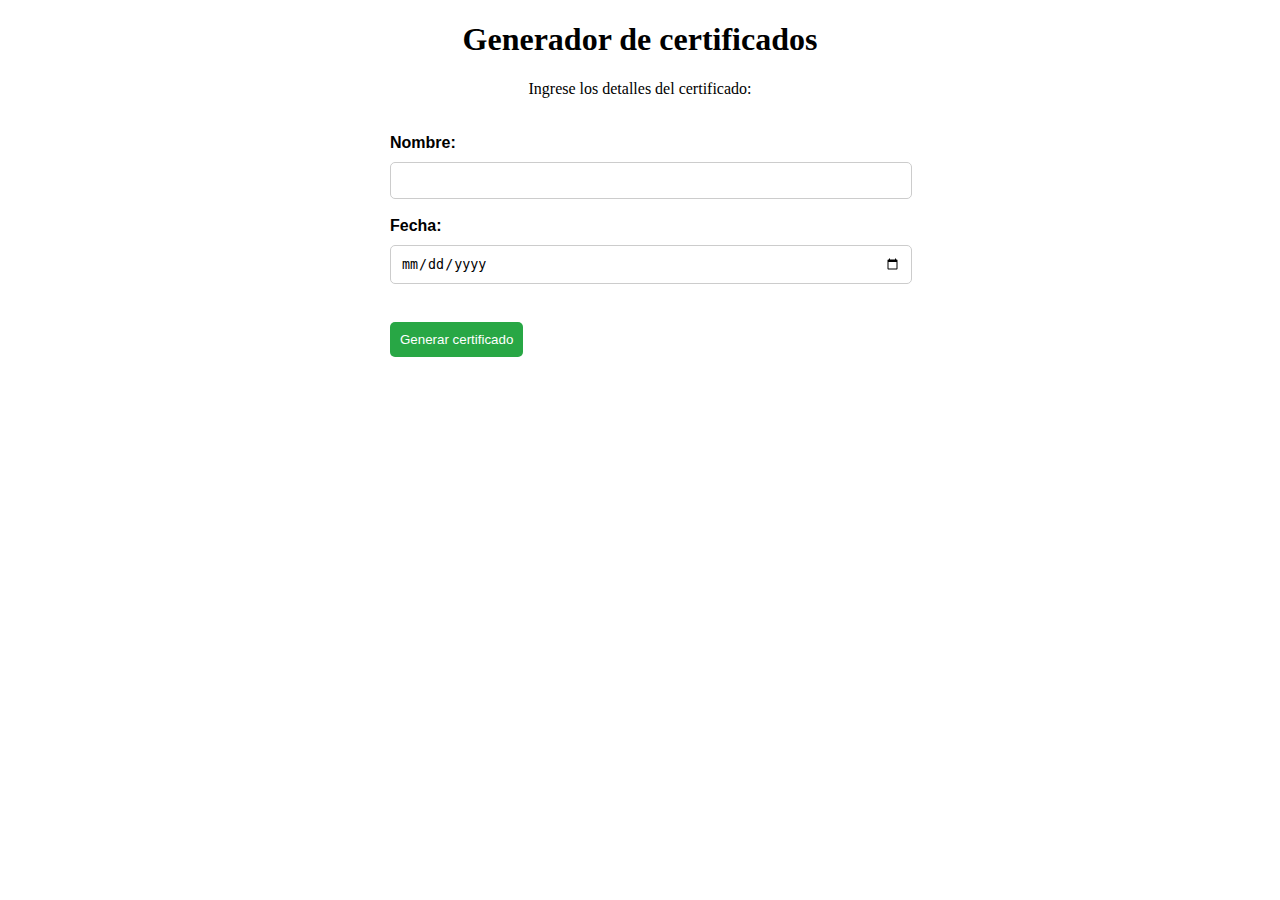
<file: certidicados.html>
<!DOCTYPE html>
<html>
<head>
    <title>Generador de certificados</title>
    <meta charset="UTF-8">
    <meta name="viewport" content="width=device-width, initial-scale=1.0">
    <link rel="stylesheet" href="css/style.css">
</head>
<body>
    <h1>Generador de certificados</h1>
    <p>Ingrese los detalles del certificado:</p>
    <form>
        <label for="name">Nombre:</label>
        <input type="text" id="name" name="name"><br><br>
        <label for="date">Fecha:</label>
        <input type="date" id="date" name="date"><br><br>
        <button type="button" onclick="generateCertificate()">Generar certificado</button>
    </form>
    <br><br>
    <div id="certificate"></div>

    <script>
        function generateCertificate() {
            // Obtener los valores de entrada del usuario
            var name = document.getElementById("name").value;
            var date = document.getElementById("date").value;

            // Crear el certificado
            var certificate = "<h2>Certificado de " + name + "</h2>";
            certificate += "<p>El usuario  " + name + " dispondra de este certificado para validar la autenticidad de su firma electrónica, respaldado por la empresa de servicio electrónico CAVEKING  .</p>";
            certificate += "<p>Fecha: " + date + "</p>";
            certificate += "<p>Fecha: " + date + "</p>";

            // Mostrar el certificado
            document.getElementById("certificate").innerHTML = certificate;
        }
    </script>
</body>
</html>
</file>
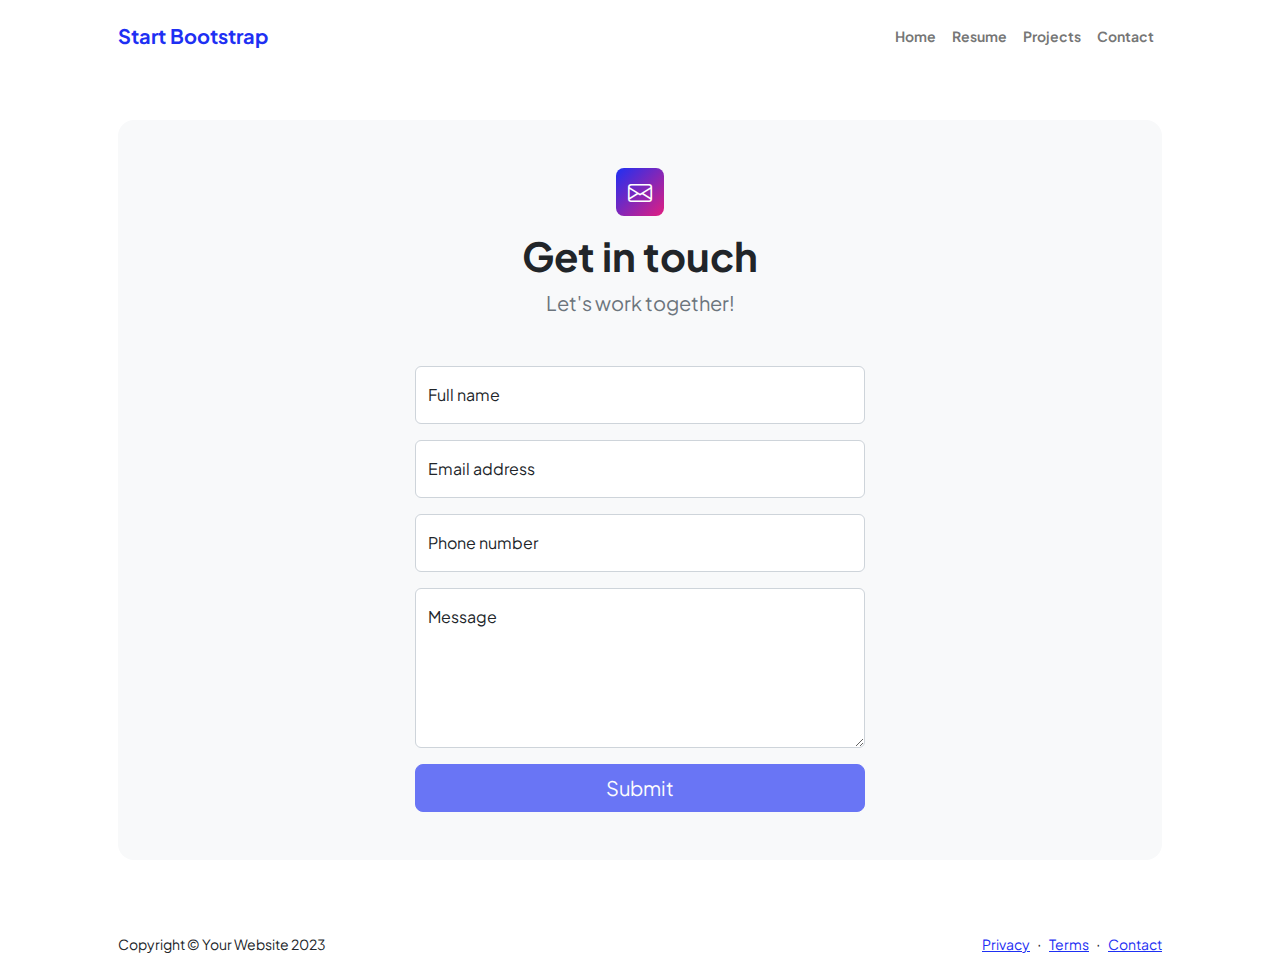
<file: contact.html>
<!DOCTYPE html>
<html lang="en">
    <head>
        <meta charset="utf-8" />
        <meta name="viewport" content="width=device-width, initial-scale=1, shrink-to-fit=no" />
        <meta name="description" content />
        <meta name="author" content />
        <title>Modern Business - Start Bootstrap Template</title>
        <!-- Favicon-->
        <link rel="icon" type="image/x-icon" href="assets/favicon.ico" />
        <!-- Custom Google font-->
        <link rel="preconnect" href="https://fonts.googleapis.com" />
        <link rel="preconnect" href="https://fonts.gstatic.com" crossorigin />
        <link href="https://fonts.googleapis.com/css2?family=Plus+Jakarta+Sans:wght@100;200;300;400;500;600;700;800;900&amp;display=swap" rel="stylesheet" />
        <!-- Bootstrap icons-->
        <link href="https://cdn.jsdelivr.net/npm/bootstrap-icons@1.8.1/font/bootstrap-icons.css" rel="stylesheet" />
        <!-- Core theme CSS (includes Bootstrap)-->
        <link href="css/styles.css" rel="stylesheet" />
    </head>
    <body class="d-flex flex-column">
        <main class="flex-shrink-0">
            <!-- Navigation-->
            <nav class="navbar navbar-expand-lg navbar-light bg-white py-3">
                <div class="container px-5">
                    <a class="navbar-brand" href="index.html"><span class="fw-bolder text-primary">Start Bootstrap</span></a>
                    <button class="navbar-toggler" type="button" data-bs-toggle="collapse" data-bs-target="#navbarSupportedContent" aria-controls="navbarSupportedContent" aria-expanded="false" aria-label="Toggle navigation"><span class="navbar-toggler-icon"></span></button>
                    <div class="collapse navbar-collapse" id="navbarSupportedContent">
                        <ul class="navbar-nav ms-auto mb-2 mb-lg-0 small fw-bolder">
                            <li class="nav-item"><a class="nav-link" href="index.html">Home</a></li>
                            <li class="nav-item"><a class="nav-link" href="resume.html">Resume</a></li>
                            <li class="nav-item"><a class="nav-link" href="projects.html">Projects</a></li>
                            <li class="nav-item"><a class="nav-link" href="contact.html">Contact</a></li>
                        </ul>
                    </div>
                </div>
            </nav>
            <!-- Page content-->
            <section class="py-5">
                <div class="container px-5">
                    <!-- Contact form-->
                    <div class="bg-light rounded-4 py-5 px-4 px-md-5">
                        <div class="text-center mb-5">
                            <div class="feature bg-primary bg-gradient-primary-to-secondary text-white rounded-3 mb-3"><i class="bi bi-envelope"></i></div>
                            <h1 class="fw-bolder">Get in touch</h1>
                            <p class="lead fw-normal text-muted mb-0">Let's work together!</p>
                        </div>
                        <div class="row gx-5 justify-content-center">
                            <div class="col-lg-8 col-xl-6">
                                <!-- * * * * * * * * * * * * * * *-->
                                <!-- * * SB Forms Contact Form * *-->
                                <!-- * * * * * * * * * * * * * * *-->
                                <!-- This form is pre-integrated with SB Forms.-->
                                <!-- To make this form functional, sign up at-->
                                <!-- https://startbootstrap.com/solution/contact-forms-->
                                <!-- to get an API token!-->
                                <form id="contactForm" data-sb-form-api-token="API_TOKEN">
                                    <!-- Name input-->
                                    <div class="form-floating mb-3">
                                        <input class="form-control" id="name" type="text" placeholder="Enter your name..." data-sb-validations="required" />
                                        <label for="name">Full name</label>
                                        <div class="invalid-feedback" data-sb-feedback="name:required">A name is required.</div>
                                    </div>
                                    <!-- Email address input-->
                                    <div class="form-floating mb-3">
                                        <input class="form-control" id="email" type="email" placeholder="name@example.com" data-sb-validations="required,email" />
                                        <label for="email">Email address</label>
                                        <div class="invalid-feedback" data-sb-feedback="email:required">An email is required.</div>
                                        <div class="invalid-feedback" data-sb-feedback="email:email">Email is not valid.</div>
                                    </div>
                                    <!-- Phone number input-->
                                    <div class="form-floating mb-3">
                                        <input class="form-control" id="phone" type="tel" placeholder="(123) 456-7890" data-sb-validations="required" />
                                        <label for="phone">Phone number</label>
                                        <div class="invalid-feedback" data-sb-feedback="phone:required">A phone number is required.</div>
                                    </div>
                                    <!-- Message input-->
                                    <div class="form-floating mb-3">
                                        <textarea class="form-control" id="message" type="text" placeholder="Enter your message here..." style="height: 10rem" data-sb-validations="required"></textarea>
                                        <label for="message">Message</label>
                                        <div class="invalid-feedback" data-sb-feedback="message:required">A message is required.</div>
                                    </div>
                                    <!-- Submit success message-->
                                    <!---->
                                    <!-- This is what your users will see when the form-->
                                    <!-- has successfully submitted-->
                                    <div class="d-none" id="submitSuccessMessage">
                                        <div class="text-center mb-3">
                                            <div class="fw-bolder">Form submission successful!</div>
                                            To activate this form, sign up at
                                            <br />
                                            <a href="https://startbootstrap.com/solution/contact-forms">https://startbootstrap.com/solution/contact-forms</a>
                                        </div>
                                    </div>
                                    <!-- Submit error message-->
                                    <!---->
                                    <!-- This is what your users will see when there is-->
                                    <!-- an error submitting the form-->
                                    <div class="d-none" id="submitErrorMessage"><div class="text-center text-danger mb-3">Error sending message!</div></div>
                                    <!-- Submit Button-->
                                    <div class="d-grid"><button class="btn btn-primary btn-lg disabled" id="submitButton" type="submit">Submit</button></div>
                                </form>
                            </div>
                        </div>
                    </div>
                </div>
            </section>
        </main>
        <!-- Footer-->
        <footer class="bg-white py-4 mt-auto">
            <div class="container px-5">
                <div class="row align-items-center justify-content-between flex-column flex-sm-row">
                    <div class="col-auto"><div class="small m-0">Copyright &copy; Your Website 2023</div></div>
                    <div class="col-auto">
                        <a class="small" href="#!">Privacy</a>
                        <span class="mx-1">&middot;</span>
                        <a class="small" href="#!">Terms</a>
                        <span class="mx-1">&middot;</span>
                        <a class="small" href="#!">Contact</a>
                    </div>
                </div>
            </div>
        </footer>
        <!-- Bootstrap core JS-->
        <script src="https://cdn.jsdelivr.net/npm/bootstrap@5.2.3/dist/js/bootstrap.bundle.min.js"></script>
        <!-- Core theme JS-->
        <script src="js/scripts.js"></script>
        <!-- * * * * * * * * * * * * * * * * * * * * * * * * * * * * * * * * * * * * * * * *-->
        <!-- * *                               SB Forms JS                               * *-->
        <!-- * * Activate your form at https://startbootstrap.com/solution/contact-forms * *-->
        <!-- * * * * * * * * * * * * * * * * * * * * * * * * * * * * * * * * * * * * * * * *-->
        <script src="https://cdn.startbootstrap.com/sb-forms-latest.js"></script>
    </body>
</html>
</file>
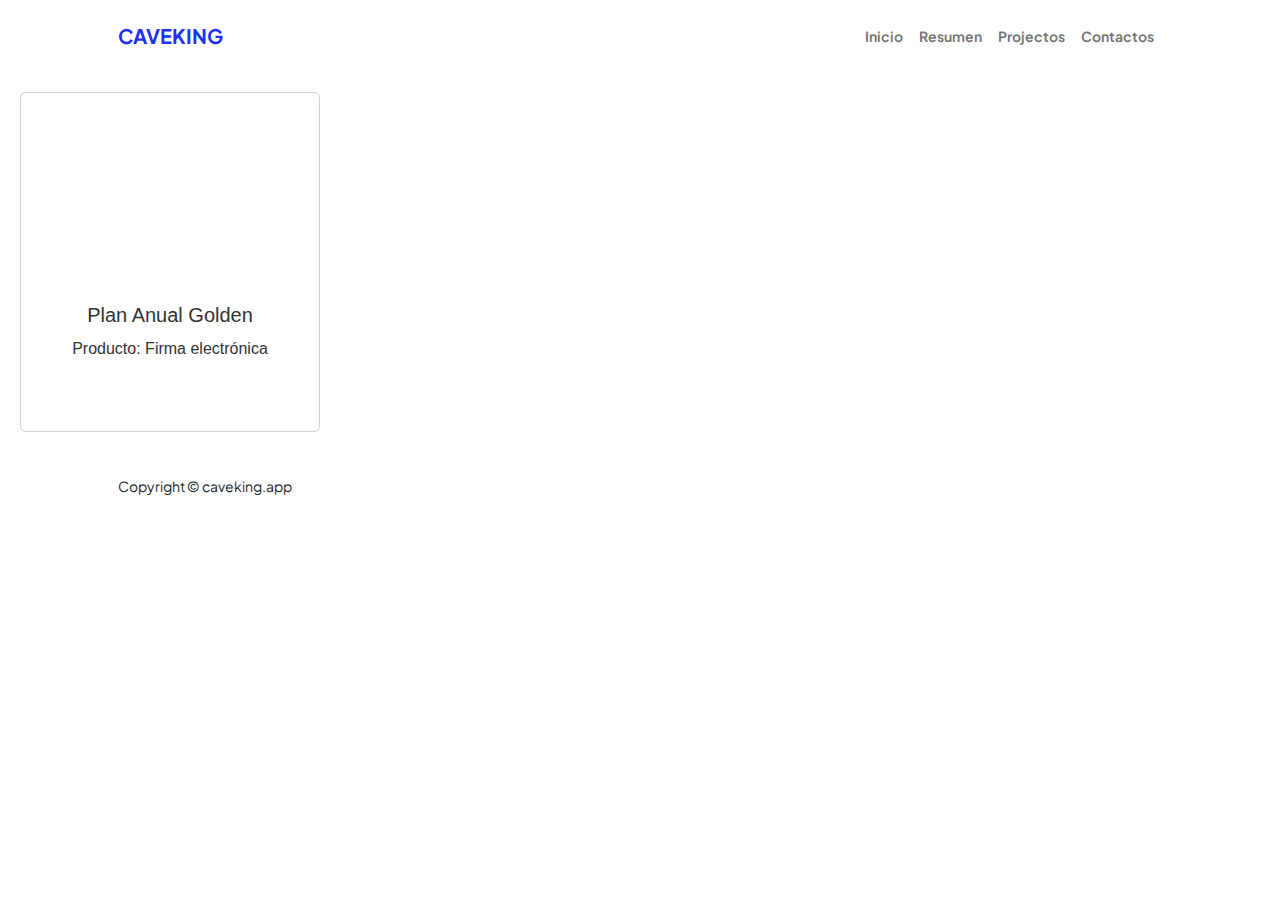
<file: Planes.html>
<!DOCTYPE html>
<html lang="en">
<head>
    <meta charset="UTF-8">
    <meta name="viewport" content="width=device-width, initial-scale=1.0">
    <title>Planes firma electrónica
    </title>
      <link rel="stylesheet" href="css/pago.css">
      <!-- Favicon-->
      <link rel="icon" type="image/x-icon" href="assets/favicon.ico" />
      <!-- Custom Google font-->
      <link rel="preconnect" href="https://fonts.googleapis.com" />
      <link rel="preconnect" href="https://fonts.gstatic.com" crossorigin />
      <link href="https://fonts.googleapis.com/css2?family=Plus+Jakarta+Sans:wght@100;200;300;400;500;600;700;800;900&amp;display=swap" rel="stylesheet" />
      <!-- Bootstrap icons-->
      <link href="https://cdn.jsdelivr.net/npm/bootstrap-icons@1.8.1/font/bootstrap-icons.css" rel="stylesheet" />
      <!-- Core theme CSS (includes Bootstrap)-->
      <link href="css/styles.css" rel="stylesheet" />
</head>
<body class="d-flex flex-column h-100">
    <main class="flex-shrink-0">
        <!-- Navigation-->
        <nav class="navbar navbar-expand-lg navbar-light bg-white py-3">
            <div class="container px-5">
                <a class="navbar-brand" href="index.html"><span class="fw-bolder text-primary">CAVEKING</span></a>
                <button class="navbar-toggler" type="button" data-bs-toggle="collapse" data-bs-target="#navbarSupportedContent" aria-controls="navbarSupportedContent" aria-expanded="false" aria-label="Toggle navigation"><span class="navbar-toggler-icon"></span></button>
                <div class="collapse navbar-collapse" id="navbarSupportedContent">
                    <ul class="navbar-nav ms-auto mb-2 mb-lg-0 small fw-bolder">
                        <li class="nav-item"><a class="nav-link" href="index.html">Inicio</a></li>
                        <li class="nav-item"><a class="nav-link" href="resume.html">Resumen</a></li>
                        <li class="nav-item"><a class="nav-link" href="projects.html">Projectos</a></li>
                        <li class="nav-item"><a class="nav-link" href="contact.html">Contactos</a></li>
                    </ul>
                </div>
            </div>
        </nav>
        

    <!-- Contenedor del card -->
    <div class="card">
        <!-- Imagen del card -->
        <div class="card-image"></div>
        <!-- Contenido del card -->
        <div class="card-content">
            <h3>Plan Anual Golden</h3>
            <p>Producto: Firma electrónica</p>
            <a href="#"></a>
        </div>
        <!-- Botón de PayPal -->
        <div class="card-button">
            <div id="paypal-button-container-P-3LW21625SC012333LMWCHH2Y"></div>
        </div>
    </div>
    <script src="https://www.paypal.com/sdk/js?client-id=ASqLEF4fpvxo-0qO2Rtr1ND91CS4zk9BwaE9eZNJCDnn2p4IeAk3RFLQOcziO3BztdkYjXK3xvROq-9l&vault=true&intent=subscription" data-sdk-integration-source="button-factory"></script>
    <script>
      paypal.Buttons({
          style: {
              shape: 'rect',
              color: 'gold',
              layout: 'vertical',
              label: 'subscribe'
          },
          createSubscription: function(data, actions) {
            return actions.subscription.create({
              /* Creates the subscription */
              plan_id: 'P-3LW21625SC012333LMWCHH2Y'
            });
          },
          onApprove: function(data, actions) {
            alert(data.subscriptionID); // You can add optional success message for the subscriber here
          }
      }).render('#paypal-button-container-P-3LW21625SC012333LMWCHH2Y'); // Renders the PayPal button
    </script>
      <!-- Footer-->
  <footer class="bg-white py-4 mt-auto">
    <div class="container px-5">
        <div class="row align-items-center justify-content-between flex-column flex-sm-row">
            <div class="col-auto"><div class="small m-0">Copyright &copy; caveking.app</div></div>
        </div>
    </div>
</footer>
</body>
</html>
</file>
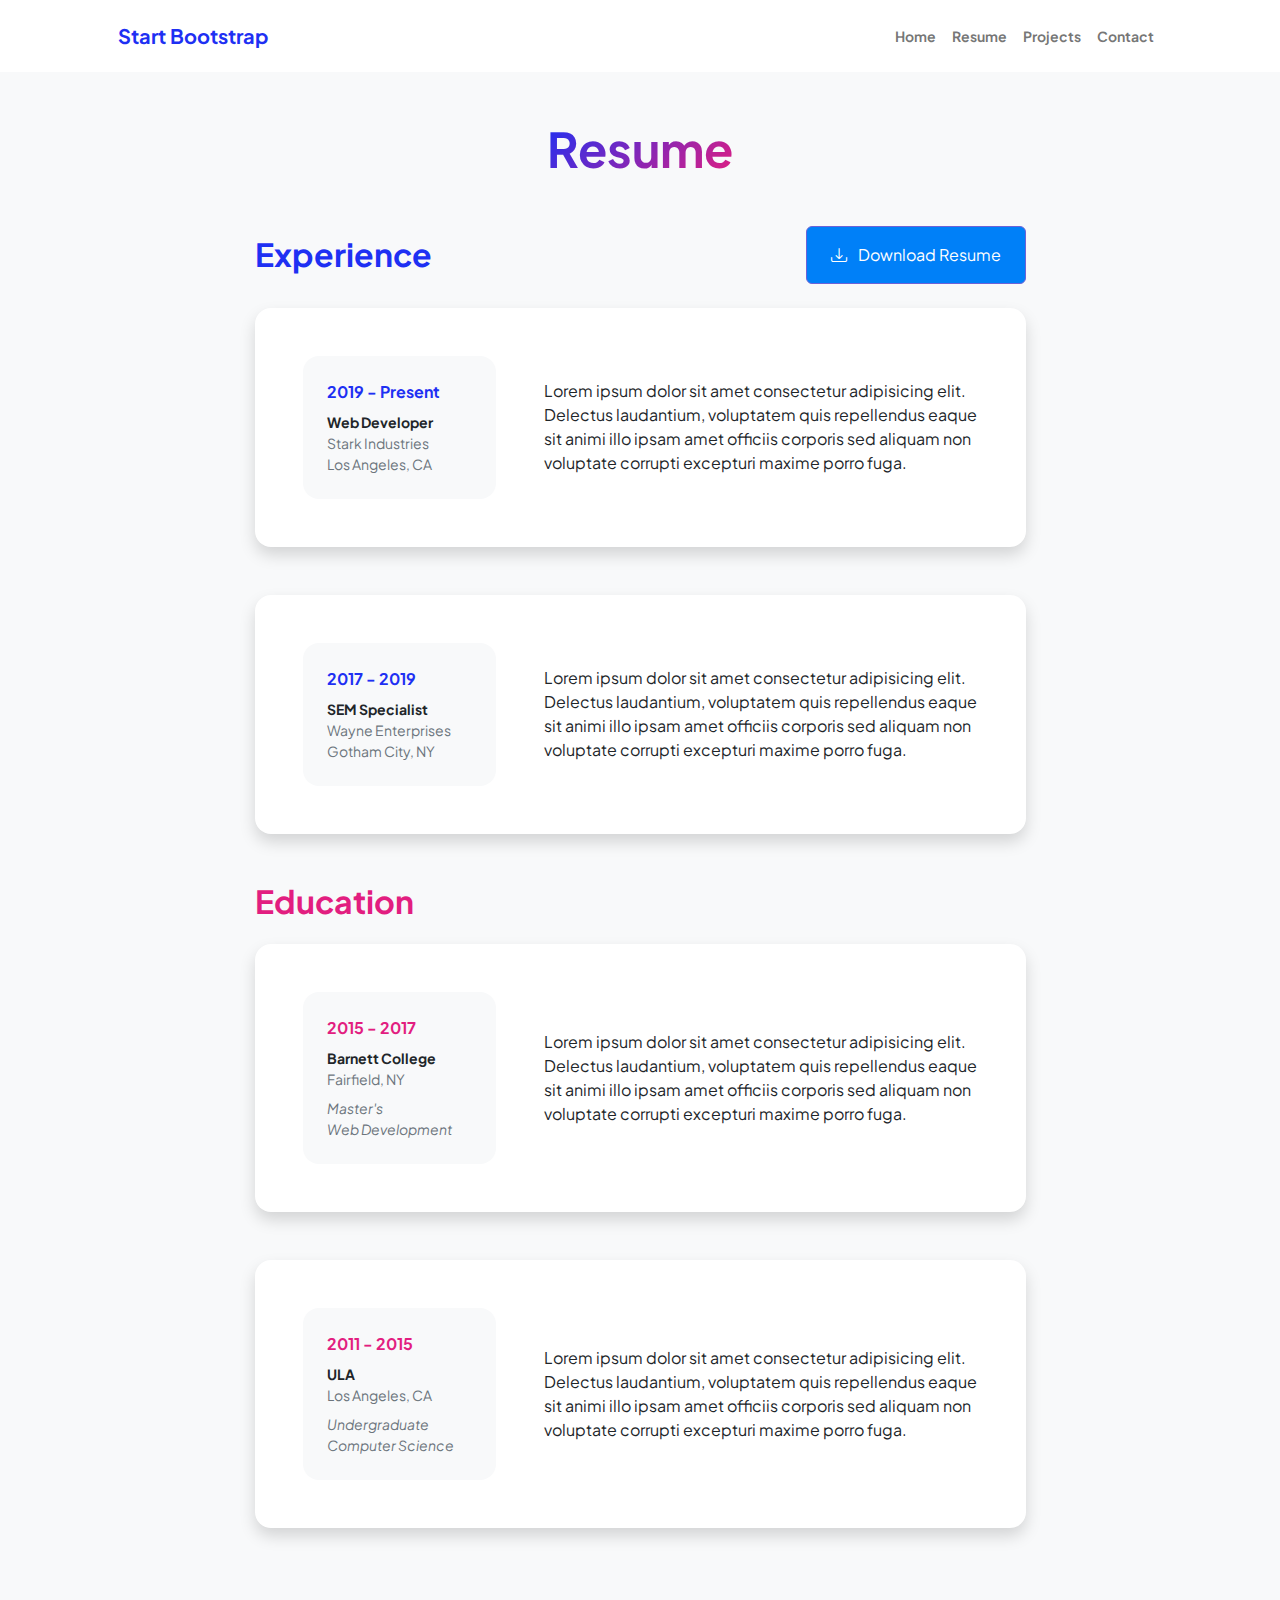
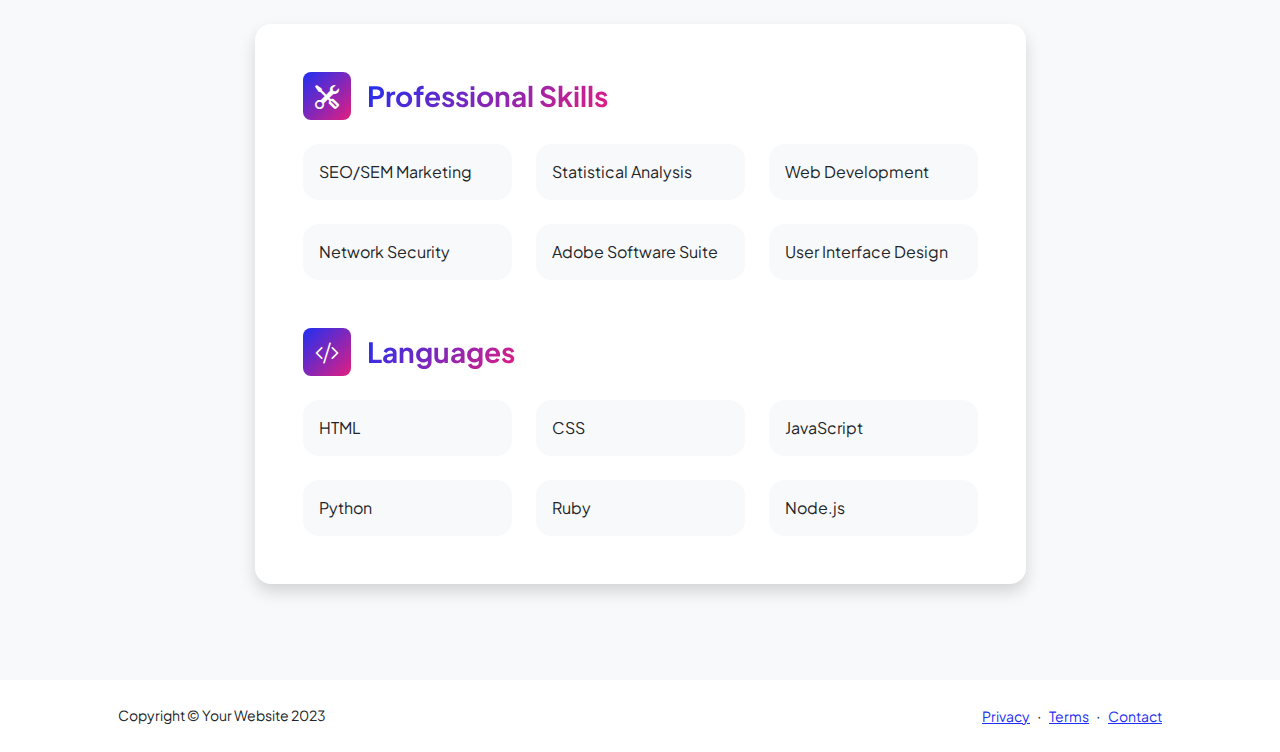
<file: resume.html>
<!DOCTYPE html>
<html lang="en">
    <head>
        <meta charset="utf-8" />
        <meta name="viewport" content="width=device-width, initial-scale=1, shrink-to-fit=no" />
        <meta name="description" content="" />
        <meta name="author" content="" />
        <title>Personal - Start Bootstrap Template</title>
        <!-- Favicon-->
        <link rel="icon" type="image/x-icon" href="assets/favicon.ico" />
        <!-- Custom Google font-->
        <link rel="preconnect" href="https://fonts.googleapis.com" />
        <link rel="preconnect" href="https://fonts.gstatic.com" crossorigin />
        <link href="https://fonts.googleapis.com/css2?family=Plus+Jakarta+Sans:wght@100;200;300;400;500;600;700;800;900&amp;display=swap" rel="stylesheet" />
        <!-- Bootstrap icons-->
        <link href="https://cdn.jsdelivr.net/npm/bootstrap-icons@1.8.1/font/bootstrap-icons.css" rel="stylesheet" />
        <!-- Core theme CSS (includes Bootstrap)-->
        <link href="css/styles.css" rel="stylesheet" />
    </head>
    <body class="d-flex flex-column h-100 bg-light">
        <main class="flex-shrink-0">
            <!-- Navigation-->
            <nav class="navbar navbar-expand-lg navbar-light bg-white py-3">
                <div class="container px-5">
                    <a class="navbar-brand" href="index.html"><span class="fw-bolder text-primary">Start Bootstrap</span></a>
                    <button class="navbar-toggler" type="button" data-bs-toggle="collapse" data-bs-target="#navbarSupportedContent" aria-controls="navbarSupportedContent" aria-expanded="false" aria-label="Toggle navigation"><span class="navbar-toggler-icon"></span></button>
                    <div class="collapse navbar-collapse" id="navbarSupportedContent">
                        <ul class="navbar-nav ms-auto mb-2 mb-lg-0 small fw-bolder">
                            <li class="nav-item"><a class="nav-link" href="index.html">Home</a></li>
                            <li class="nav-item"><a class="nav-link" href="resume.html">Resume</a></li>
                            <li class="nav-item"><a class="nav-link" href="projects.html">Projects</a></li>
                            <li class="nav-item"><a class="nav-link" href="contact.html">Contact</a></li>
                        </ul>
                    </div>
                </div>
            </nav>
            <!-- Page Content-->
            <div class="container px-5 my-5">
                <div class="text-center mb-5">
                    <h1 class="display-5 fw-bolder mb-0"><span class="text-gradient d-inline">Resume</span></h1>
                </div>
                <div class="row gx-5 justify-content-center">
                    <div class="col-lg-11 col-xl-9 col-xxl-8">
                        <!-- Experience Section-->
                        <section>
                            <div class="d-flex align-items-center justify-content-between mb-4">
                                <h2 class="text-primary fw-bolder mb-0">Experience</h2>
                                <!-- Download resume button-->
                                <!-- Note: Set the link href target to a PDF file within your project-->
                                <a class="btn btn-primary px-4 py-3" href="#!">
                                    <div class="d-inline-block bi bi-download me-2"></div>
                                    Download Resume
                                </a>
                            </div>
                            <!-- Experience Card 1-->
                            <div class="card shadow border-0 rounded-4 mb-5">
                                <div class="card-body p-5">
                                    <div class="row align-items-center gx-5">
                                        <div class="col text-center text-lg-start mb-4 mb-lg-0">
                                            <div class="bg-light p-4 rounded-4">
                                                <div class="text-primary fw-bolder mb-2">2019 - Present</div>
                                                <div class="small fw-bolder">Web Developer</div>
                                                <div class="small text-muted">Stark Industries</div>
                                                <div class="small text-muted">Los Angeles, CA</div>
                                            </div>
                                        </div>
                                        <div class="col-lg-8"><div>Lorem ipsum dolor sit amet consectetur adipisicing elit. Delectus laudantium, voluptatem quis repellendus eaque sit animi illo ipsam amet officiis corporis sed aliquam non voluptate corrupti excepturi maxime porro fuga.</div></div>
                                    </div>
                                </div>
                            </div>
                            <!-- Experience Card 2-->
                            <div class="card shadow border-0 rounded-4 mb-5">
                                <div class="card-body p-5">
                                    <div class="row align-items-center gx-5">
                                        <div class="col text-center text-lg-start mb-4 mb-lg-0">
                                            <div class="bg-light p-4 rounded-4">
                                                <div class="text-primary fw-bolder mb-2">2017 - 2019</div>
                                                <div class="small fw-bolder">SEM Specialist</div>
                                                <div class="small text-muted">Wayne Enterprises</div>
                                                <div class="small text-muted">Gotham City, NY</div>
                                            </div>
                                        </div>
                                        <div class="col-lg-8"><div>Lorem ipsum dolor sit amet consectetur adipisicing elit. Delectus laudantium, voluptatem quis repellendus eaque sit animi illo ipsam amet officiis corporis sed aliquam non voluptate corrupti excepturi maxime porro fuga.</div></div>
                                    </div>
                                </div>
                            </div>
                        </section>
                        <!-- Education Section-->
                        <section>
                            <h2 class="text-secondary fw-bolder mb-4">Education</h2>
                            <!-- Education Card 1-->
                            <div class="card shadow border-0 rounded-4 mb-5">
                                <div class="card-body p-5">
                                    <div class="row align-items-center gx-5">
                                        <div class="col text-center text-lg-start mb-4 mb-lg-0">
                                            <div class="bg-light p-4 rounded-4">
                                                <div class="text-secondary fw-bolder mb-2">2015 - 2017</div>
                                                <div class="mb-2">
                                                    <div class="small fw-bolder">Barnett College</div>
                                                    <div class="small text-muted">Fairfield, NY</div>
                                                </div>
                                                <div class="fst-italic">
                                                    <div class="small text-muted">Master's</div>
                                                    <div class="small text-muted">Web Development</div>
                                                </div>
                                            </div>
                                        </div>
                                        <div class="col-lg-8"><div>Lorem ipsum dolor sit amet consectetur adipisicing elit. Delectus laudantium, voluptatem quis repellendus eaque sit animi illo ipsam amet officiis corporis sed aliquam non voluptate corrupti excepturi maxime porro fuga.</div></div>
                                    </div>
                                </div>
                            </div>
                            <!-- Education Card 2-->
                            <div class="card shadow border-0 rounded-4 mb-5">
                                <div class="card-body p-5">
                                    <div class="row align-items-center gx-5">
                                        <div class="col text-center text-lg-start mb-4 mb-lg-0">
                                            <div class="bg-light p-4 rounded-4">
                                                <div class="text-secondary fw-bolder mb-2">2011 - 2015</div>
                                                <div class="mb-2">
                                                    <div class="small fw-bolder">ULA</div>
                                                    <div class="small text-muted">Los Angeles, CA</div>
                                                </div>
                                                <div class="fst-italic">
                                                    <div class="small text-muted">Undergraduate</div>
                                                    <div class="small text-muted">Computer Science</div>
                                                </div>
                                            </div>
                                        </div>
                                        <div class="col-lg-8"><div>Lorem ipsum dolor sit amet consectetur adipisicing elit. Delectus laudantium, voluptatem quis repellendus eaque sit animi illo ipsam amet officiis corporis sed aliquam non voluptate corrupti excepturi maxime porro fuga.</div></div>
                                    </div>
                                </div>
                            </div>
                        </section>
                        <!-- Divider-->
                        <div class="pb-5"></div>
                        <!-- Skills Section-->
                        <section>
                            <!-- Skillset Card-->
                            <div class="card shadow border-0 rounded-4 mb-5">
                                <div class="card-body p-5">
                                    <!-- Professional skills list-->
                                    <div class="mb-5">
                                        <div class="d-flex align-items-center mb-4">
                                            <div class="feature bg-primary bg-gradient-primary-to-secondary text-white rounded-3 me-3"><i class="bi bi-tools"></i></div>
                                            <h3 class="fw-bolder mb-0"><span class="text-gradient d-inline">Professional Skills</span></h3>
                                        </div>
                                        <div class="row row-cols-1 row-cols-md-3 mb-4">
                                            <div class="col mb-4 mb-md-0"><div class="d-flex align-items-center bg-light rounded-4 p-3 h-100">SEO/SEM Marketing</div></div>
                                            <div class="col mb-4 mb-md-0"><div class="d-flex align-items-center bg-light rounded-4 p-3 h-100">Statistical Analysis</div></div>
                                            <div class="col"><div class="d-flex align-items-center bg-light rounded-4 p-3 h-100">Web Development</div></div>
                                        </div>
                                        <div class="row row-cols-1 row-cols-md-3">
                                            <div class="col mb-4 mb-md-0"><div class="d-flex align-items-center bg-light rounded-4 p-3 h-100">Network Security</div></div>
                                            <div class="col mb-4 mb-md-0"><div class="d-flex align-items-center bg-light rounded-4 p-3 h-100">Adobe Software Suite</div></div>
                                            <div class="col"><div class="d-flex align-items-center bg-light rounded-4 p-3 h-100">User Interface Design</div></div>
                                        </div>
                                    </div>
                                    <!-- Languages list-->
                                    <div class="mb-0">
                                        <div class="d-flex align-items-center mb-4">
                                            <div class="feature bg-primary bg-gradient-primary-to-secondary text-white rounded-3 me-3"><i class="bi bi-code-slash"></i></div>
                                            <h3 class="fw-bolder mb-0"><span class="text-gradient d-inline">Languages</span></h3>
                                        </div>
                                        <div class="row row-cols-1 row-cols-md-3 mb-4">
                                            <div class="col mb-4 mb-md-0"><div class="d-flex align-items-center bg-light rounded-4 p-3 h-100">HTML</div></div>
                                            <div class="col mb-4 mb-md-0"><div class="d-flex align-items-center bg-light rounded-4 p-3 h-100">CSS</div></div>
                                            <div class="col"><div class="d-flex align-items-center bg-light rounded-4 p-3 h-100">JavaScript</div></div>
                                        </div>
                                        <div class="row row-cols-1 row-cols-md-3">
                                            <div class="col mb-4 mb-md-0"><div class="d-flex align-items-center bg-light rounded-4 p-3 h-100">Python</div></div>
                                            <div class="col mb-4 mb-md-0"><div class="d-flex align-items-center bg-light rounded-4 p-3 h-100">Ruby</div></div>
                                            <div class="col"><div class="d-flex align-items-center bg-light rounded-4 p-3 h-100">Node.js</div></div>
                                        </div>
                                    </div>
                                </div>
                            </div>
                        </section>
                    </div>
                </div>
            </div>
        </main>
        <!-- Footer-->
        <footer class="bg-white py-4 mt-auto">
            <div class="container px-5">
                <div class="row align-items-center justify-content-between flex-column flex-sm-row">
                    <div class="col-auto"><div class="small m-0">Copyright &copy; Your Website 2023</div></div>
                    <div class="col-auto">
                        <a class="small" href="#!">Privacy</a>
                        <span class="mx-1">&middot;</span>
                        <a class="small" href="#!">Terms</a>
                        <span class="mx-1">&middot;</span>
                        <a class="small" href="#!">Contact</a>
                    </div>
                </div>
            </div>
        </footer>
        <!-- Bootstrap core JS-->
        <script src="https://cdn.jsdelivr.net/npm/bootstrap@5.2.3/dist/js/bootstrap.bundle.min.js"></script>
        <!-- Core theme JS-->
        <script src="js/scripts.js"></script>
    </body>
</html>
</file>
<file: css/style.css>
form { margin: 0 auto; 
     width: 500px; 
     background-color: #ffffff; 
     padding: 20px; 
     border-radius: 10px;
    font-family: Arial, sans-serif;} 
     label { display: block; 
        margin-bottom: 10px; 
         font-weight: bold; }

     input, select { width: 100%; 
         padding: 10px; 
         border: 1px solid #ccc; 
          border-radius: 5px;}

    button { display: block; 
         margin-top: 20px; 
          padding: 10px; 
           background-color: #28a745; 
           color: white; 
           border: none; 
           border-radius: 5px; 
           cursor: pointer;
        }

        #container {
            display: flex;
            align-items: center;
          }
          
          #qrcode {
            margin-right: 86%;
            margin-left: 86%;
            margin-bottom: 80%;

          }
          
          #firmado {
            margin-top: 50%;
            text-align: right; 
            font-size: 25px;
            margin-left: 165%;
            width: 100%;
            margin-bottom: -30%;
          }
          
          #nombres {
            text-align: justify;
            margin-top: -116%;
            font-size: 25px;
            margin-left: 165%;
            width: 100%;
            font-weight: bolder;
           
          }

          p{
            text-align: center;
          }

          h1{
            text-align: center;
          }
          h2{
            text-align: center;
          }

          canvas{
            color: aliceblue;
          }
</file>
<file: css/pago.css>
/* Estilo del contenedor del card */
.card {
    width: 300px;
    height: 400px;
    border: 1px solid #4d4949;
    margin: 20px;
    border-radius: 8%;
  }
  
  /* Estilo de la imagen del card */
  .card-image {
    background-image: url("https://images.unsplash.com/photo-1518458028785-8fbcd101ebb9?ixid=MnwxMjA3fDB8MHxzZWFyY2h8MXx8cGF5cGFsfGVufDB8fDB8fA%3D%3D&ixlib=rb-1.2.1&auto=format&fit=crop&w=500&q=60");
    background-size: cover;
    background-position: center;
    height: 200px;
  }
  
  /* Estilo del contenido del card */
  .card-content {
    text-align: center;
    padding: 10px;
    color: #333;
    font-family: Arial, sans-serif;
  }
  
  /* Estilo del título del card */
  .card-content h3 {
    margin: 0;
    font-size: 20px;
  }
  
  /* Estilo del texto del card */
  .card-content p {
    text-align: center;
    margin: 10px 0;
    font-size: 16px;
  }
  
  /* Estilo del botón del card */
  .card-button {
    text-align: center;
    width: 90%;
    height: 50px;
    border: none;
    padding: 10px;
  }
  
  /* Estilo del botón de PayPal */
  .card-button a {
    display: block;
    text-align: center;
    text-decoration: none;
    color: white;
    font-weight: bold;
  }
</file>
